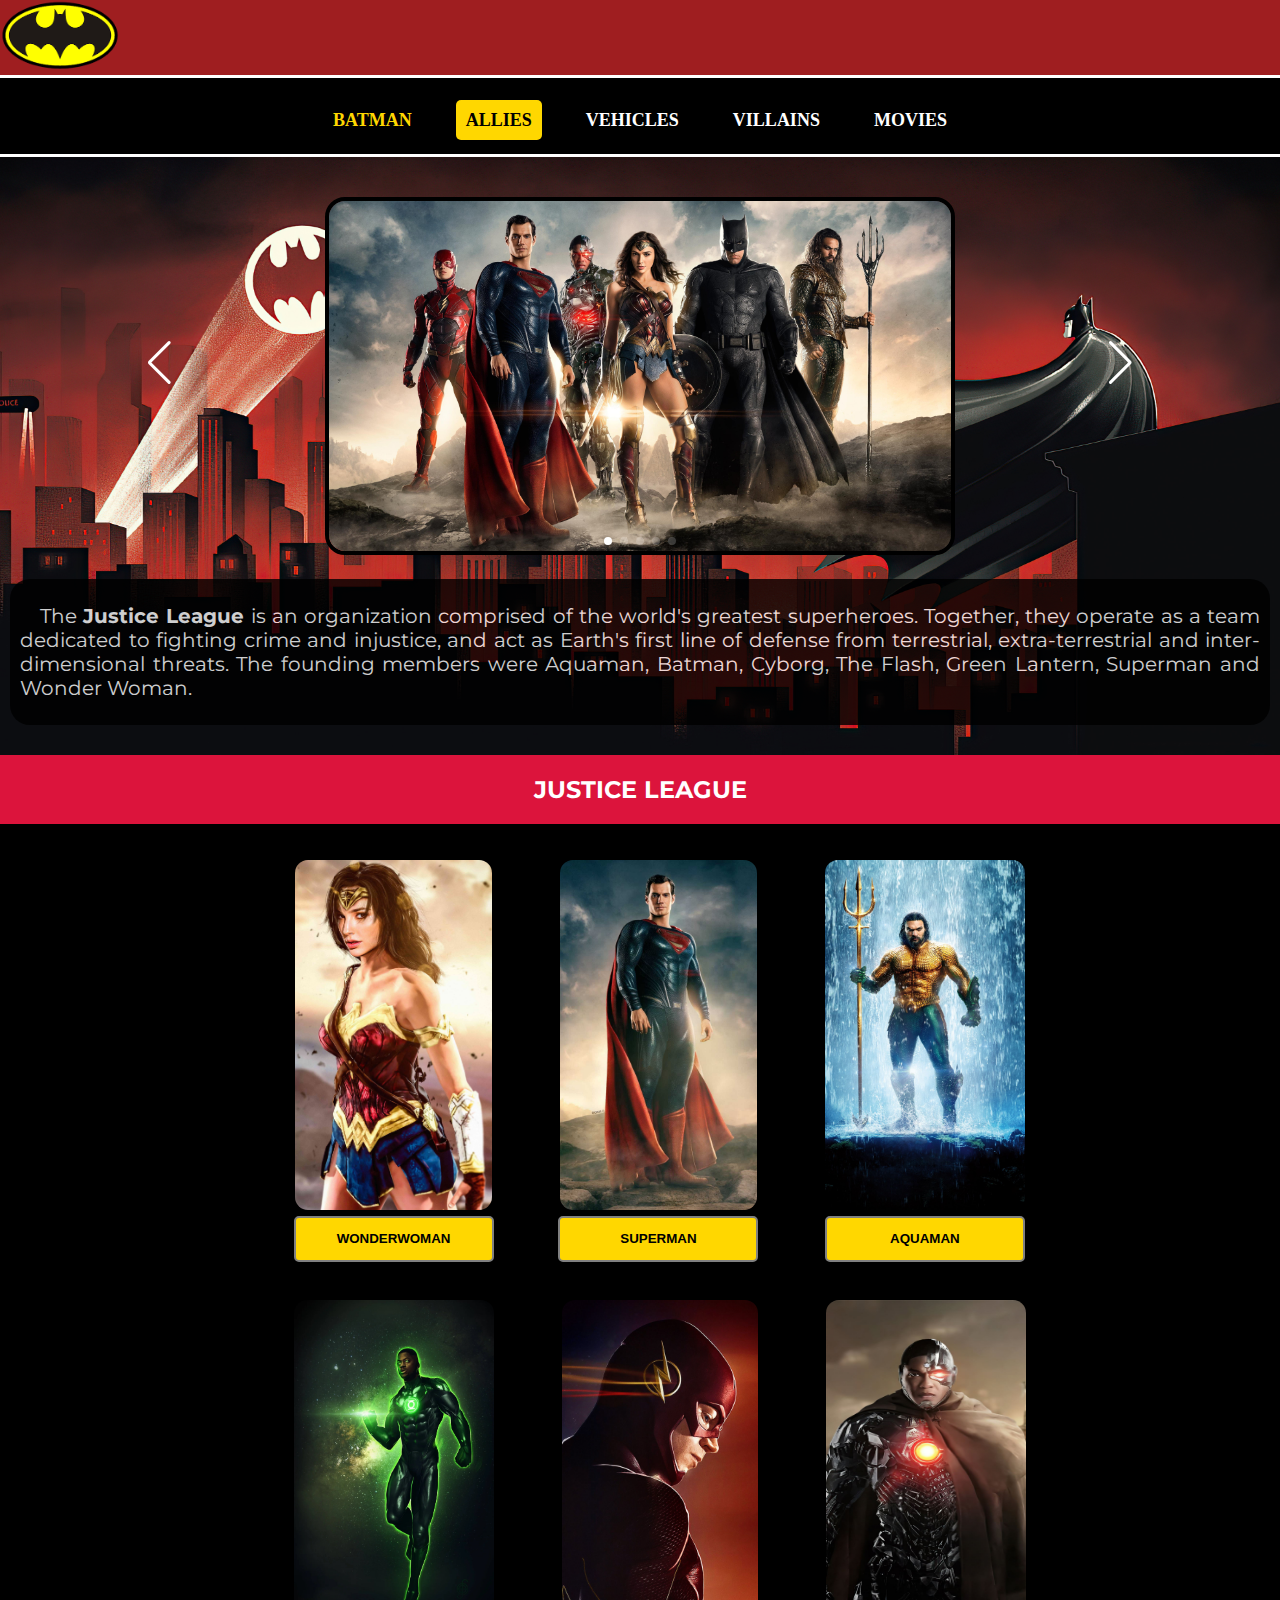
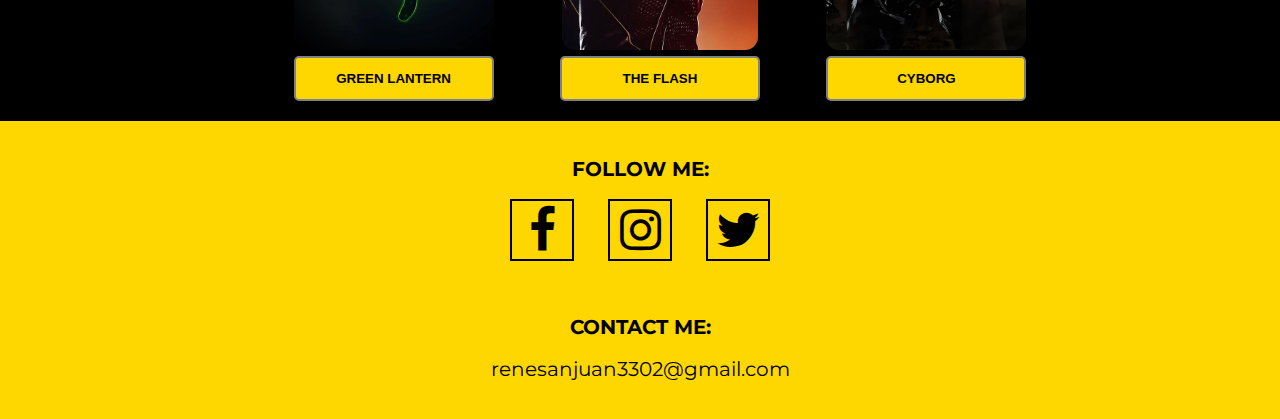
<file: allies.html>
<!DOCTYPE html>
<html lang="en">
<head>
    <meta charset="UTF-8">
    <meta http-equiv="X-UA-Compatible" content="IE=edge">
    <meta name="viewport" content="width=device-width, initial-scale=1.0">
    <title>BATMAN - ALLIES</title>
    <link rel = "icon" href = "batmanLogo.png" type = "image/x-icon">
    <link rel="stylesheet" type="text/css" href="css_files/allies.css"> 
    <link rel="stylesheet" href="https://cdnjs.cloudflare.com/ajax/libs/font-awesome/4.7.0/css/font-awesome.min.css">
     <!--for the swimper/ swiperjs-->
     <link rel="stylesheet" href="https://unpkg.com/swiper@8/swiper-bundle.min.css" />
  </head>
<body>
    <header>
        <div>
            <a href="index.html">
                <img src="batmanLogo.png" id="batmanLogo" title="BATMAN">
            </a>
          </div>
    </header>
    <nav>  
        <div class="navbar">
            <label for="hamburger">&#9776;</label>
            <label for="hamburger">BATMAN</label>
            <input type="checkbox" id="hamburger">
            <div class="menu">
                <a href="index.html" id="overview">BATMAN</a>
                <a href="allies.html" id="allies">ALLIES</a>
                <a href="vehicles.html" id="vehicles">VEHICLES</a>
                <a href="villain.html" id="villains">VILLAINS</a>
                <a href="https://www.imdb.com/list/ls059646235/" id="movies">MOVIES</a>
            </div>
        </div>
    </nav>
    <main>
      <section id="section1">
        <div class="photo_container">
          <!-- Slider main container -->
          <div class="swiper">
            <!-- Additional required wrapper -->
            <div class="swiper-wrapper">
            <!-- Slides -->

                <!--slide1-->
                <div class="swiper-slide">
                  <img src="images_allies/justicePhoto.jpg" id="justice_photo">
                </div>
                <!--slide2-->
                <div class="swiper-slide">
                  <img src="images_allies/justicePhoto1.jpg" id="justice_photo">
                </div>
                <!--slide3-->
                <div class="swiper-slide">
                  <img src="images_allies/justicePhoto2.jpg" id="justice_photo">
                </div>
                <!--slide4-->
                <div class="swiper-slide">
                  <img src="images_allies/justicePhoto3.jpg" id="justice_photo">
                </div>
                <!--slide5-->
                <div class="swiper-slide">
                  <img src="images_allies/justicePhoto4.jpg" id="justice_photo">
                </div>

            </div>
            <!-- If we need pagination/indicator at the bottom -->
            <div class="swiper-pagination"></div>
        
            <!-- If we need navigation buttons -->
            <div class="swiper-button-prev"></div>
            <div class="swiper-button-next"></div>
        </div>
      </div>
      <p id="p1">&emsp;The <strong>Justice League</strong> is an organization comprised of the world's greatest superheroes. 
          Together, they operate as a team dedicated to fighting crime and injustice, and act as Earth's first line of defense from terrestrial, 
          extra-terrestrial and inter-dimensional threats. The founding members were Aquaman, Batman, Cyborg, 
          The Flash, Green Lantern, Superman and Wonder Woman. 
      </p>
      </section>
      <div class="members_container">
          <h2 id="header1">JUSTICE LEAGUE</h2>
          <br>
          <div class="members">
              <ul>
                  <li>
                      <img src="images_allies/wonderwoman.jpg" class="photos" id="photo1"><br>
                      <button type="button" class="buttons" id="wonderwoman_button">WONDERWOMAN</button><br>
                  </li>
                  <li>
                      <img src="images_allies/superman.jpg" class="photos" id="photo2"><br>
                      <button type="button" class="buttons" id="superman_button">SUPERMAN</button><br>
                  </li>
                  <li>
                      <img src="images_allies/aquaman.jpg" class="photos" id="photo3"><br>
                      <button type="button" class="buttons" id="aquaman_button">AQUAMAN</button><br>
                  </li>
              </ul>
              <ul>
                  <li>
                      <img src="images_allies/lantern.jpg" class="photos" id="photo4"><br>
                      <button type="button" class="buttons" id="lantern_button">GREEN LANTERN</button><br>
                  </li>
                  <li>
                      <img src="images_allies/flash.jpg" class="photos" id="photo5"><br>
                      <button type="button" class="buttons" id="flash_button">THE FLASH</button><br>
                  </li>
                  <li>
                      <img src="images_allies/cyborg.jpg" class="photos" id="photo6"><br>
                      <button type="button" class="buttons" id="cyborg_button">CYBORG</button><br>
                  </li>
              </ul>
          </div>
      </div>

      <!--superman-->
      <div id="superman_modal" class="modal">
          <div class="modal-content">
            <div class="modal-header">
              <span class="close" id="close_superman">&times;</span>
              <h2>SUPERMAN</h2>
            </div>
            <div class="modal-body">
              <p>"THE LAST SON OF KRYPTON"</p>
                  <p class="members_description" id="superman_desription">
                  Superman is the sole survivor of the planet Krypton. His father, Jor-El, discovered that a nuclear chain reaction was
                  building inside Krypton that would soon shatter the entire world. Jor-El therefore had his unborn son Kal-El removed from the 
                  Kryptonian Gestation Chambers and affixed the life matrix containing Kal-El to an experimental vessel for travel through 
                  hyperspace. Jor-El launched the starcraft toward Earth just before Krypton exploded.</p>
                  
                  <p class="members_description" id="superman_desription">Superman was, in effect, born on Earth when the starcraft landed there. Jonathan and Martha Kent found the infant inside the 
                  vessel and brought him to their farm in Smallville, Kansas. Since he appeared entirely human, the Kents assumed that the baby 
                  was a victim of a cruel experiment. At this time the baby had no super powers. The Kents named the infant Clark and raised him 
                  as their own son.</p>

                  <p class="members_description" id="superman_desription">As clark grew older his Kryptonian body began developing superhuman abilities. When Clark was eighteen, took him to the field 
                  where his starcraft still lay hidden and explained how he and Martha had found him. Clark resolved to use his powers from then 
                  on only for the good of mankind. After revealing his secret to his childhood friend, Lana Lang, Clark left Smallville to study 
                  at Metropolis University.</p>
              </p>
            </div>
            <div class="modal-footer">
              <h3>THE LAST SON OF KRYPTON</h3>
            </div>
          </div>
        </div>

        <!--wonderwoman-->
        <div id="wonderwoman_modal" class="modal">
          <div class="modal-content">
            <div class="modal-header">
              <span class="close" id="close_wonderwoman">&times;</span>
              <h2>WONDER-WOMAN</h2>
            </div>
            <div class="modal-body">
              <p>"PRINCESS DIANA OF THEMYSCIRA"</p>
                  <p class="members_description" id="wonderwoman_description">
                  One of the most beloved and iconic DC Super Heroes of all time, Wonder Woman has stood for nearly eighty years as 
                  a symbol of truth, justice and equality to people everywhere. Raised on the hidden island of Themyscira, also known as
                  Paradise Island, Diana is an Amazon, like the figures of Greek legend, and her people's gift to humanity.</p>
                  
                  <p class="members_description" id="wonderwoman_description">As Themyscira's emissary to Man's World, Diana has made it her 
                      duty to lead by example, even if the differences between her birthplace and new home sometimes present hurdles for her to 
                      jump. She has come to represent the possibility and potential of life without war, hate or violence, and she is a beacon of 
                      hope to all who find themselves in need. She stands as an equal among the most powerful Super Heroes, with a sense of purpose 
                      to protect the world from injustice in all forms.
                      Diana's job, however, is anything but easy. Constantly torn between her mission to promote peace and her need to fight back 
                      against the pervasive violence of her new home, Diana struggles to walk a line between her warrior strength and endless compa
                      ssion each and every day.</p>
            </div>
            <div class="modal-footer">
              <h3>PRINCESS DIANA OF THEMYSCIRA</h3>
            </div>
          </div>
        </div>

        <!--aquaman-->
        <div id="aquaman_modal" class="modal">
          <div class="modal-content">
            <div class="modal-header">
              <span class="close" id="close_aquaman">&times;</span>
              <h2>AQUAMAN</h2>
            </div>
            <div class="modal-body">
              <p>"KING OF THE SEVEN SEAS"</p>
                  <p class="members_description" id="aquaman_description">
                      Monarch of the undersea realm of Atlantis and King of the Seven Seas, Aquaman is one of the most powerful DC 
                      Super Heroes—commanding a kingdom that covers three-quarters of the Earth’s surface, including all the creatures contained 
                      within. Arthur Curry came from humble beginnings, as most of his life was spent exiled from his home, unaware of his noble 
                      origins. When he finally took the throne as an adult, he became the most legendary king in Atlantean history.</p>
                  
                  <p class="members_description" id="aquaman_description">A founding member of the Justice League of America, Aquaman has fought 
                      alongside Superman, Batman and Wonder Woman and held his own against the biggest threats the universe has ever seen. Despite 
                      being misunderstood by many as someone who merely “talks to fish,” Aquaman’s super-strength and fighting prowess alone make
                      him a force to be reckoned with. His telepathic abilities make him one of the most powerful minds on the planet. 
                      If one chooses to underestimate the sea king, they do so at their own peril.</p>
            </div>
            <div class="modal-footer">
              <h3>KING OF THE SEVEN SEAS</h3>
            </div>
          </div>
        </div>

        <!--GreenLantern-->
        <div id="lantern_modal" class="modal">
          <div class="modal-content">
            <div class="modal-header">
              <span class="close" id="close_lantern">&times;</span>
              <h2>GREEN LANTERN</h2>
            </div>
            <div class="modal-body">
              <p>"GREEN LANTERN"</p>
                  <p class="members_description" id="lantern_description">
                      Test pilot Hal Jordan went from being a novelty, the first-ever human Green Lantern, to one of the most legendary Lanterns to
                      ever wield a power ring.
                      Hal Jordan’s life was changed twice by crashing aircraft. The first time was when he witnessed the death of his 
                      father, pilot Martin Jordan. The second was when, as an adult and trained pilot himself, he was summoned to the crashed
                      wreckage of a spaceship belonging to an alien named Abin Sur. Abin explained that he was a member of the Green Lantern Corps,
                        an organization of beings from across the cosmos, armed with power rings fueled by the green energy of all willpower in the
                        universe. Upon his death, Abin entrusted his ring and duties as the Green Lantern of Earth’s space sector to Hal Jordan.</p>
                  
                  <p class="members_description" id="lantern_description">Hal’s life as a Green Lantern has not been easy. He’s had to fight not 
                      only enemies, but often friends, colleagues and loved ones. But despite the strain his Green Lantern identity has put on his
                      life, Hal is an honest man who can operate without fear, and is always willing to protect those in need—whether alone, with 
                      the Corps or alongside the Justice League and Earth’s other Super Heroes. For Hal has sworn the oath of every
                        Green Lantern—that no evil will escape his sight.</p>
            </div>
            <div class="modal-footer">
              <h3>GREEN LANTERN</h3>
            </div>
          </div>
        </div>

        <!--The Flash-->
        <div id="flash_modal" class="modal">
          <div class="modal-content">
            <div class="modal-header">
              <span class="close" id="close_flash">&times;</span>
              <h2>THE FLASH</h2>
            </div>
            <div class="modal-body">
              <p>"THE FASTEST MAN ALIVE"</p>
                  <p class="members_description" id="flash_description">
                      The mysterious power known as the Speed Force is an energy field that has, over the centuries, granted incredible powers of 
                      velocity to certain heroes. The most famous of these is the Flash, also known as the Fastest Man Alive. Ever since the days 
                      of World War II, there has been a man clad in red who can run at impossible speeds, using his power to save lives and defend 
                      those who cannot defend themselves. All between the ticks of a second.</p>
                  
                  <p class="members_description" id="flash_description">In the 1940s, college student Jay Garrick acquired his super-speed 
                      abilities in a random lab accident and became the first DC Super Hero to go by the name the Flash. Years later, Jay was 
                      succeeded by police scientist Barry Allen, until Barry’s former kid partner Wally West took up the mantle at a time when 
                      Barry was considered dead. But, when Barry returned, he became the Flash once again. All three generations of speedsters 
                      have been cornerstone members of both the Justice Society and Justice League.</p>

                  <p class="members_description" id="flash_description">The Flash has mastery over not just speed, but time itself, and he has 
                      often used his powers to travel though different eras and even into other dimensions. Although the Flash has not always been 
                      fast enough to outrun personal tragedy when it has come for him, he always does his best to prevent the same from happening to
                      the people of Central City and Keystone City. In so doing, he's earned himself a spot among the greatest Super Heroes the
                        DC Universe has ever known.</p>
            </div>
            <div class="modal-footer">
              <h3>THE FASTEST MAN ALIVE</h3>
            </div>
          </div>
        </div>

        <!--Cyborg-->
        <div id="cyborg_modal" class="modal">
          <div class="modal-content">
            <div class="modal-header">
              <span class="close" id="close_cyborg">&times;</span>
              <h2>CYBORG</h2>
            </div>
            <div class="modal-body">
              <p>"HALF HUMAN, HALF MACHINE"</p>
                  <p class="members_description" id="cyborg_description">
                      Part man, part machine, Vic Stone is a former member of the Teen Titans and a current member of the Justice League who 
                      wrestles to preserve his humanity with every new upgrade.
                      Although he always exhibited a genius level intellect, young Victor Stone didn’t want a life dedicated to science and 
                      research like his parents. Instead, Vic dreamed of being a football player, and devoted all of his time to becoming a 
                      star athlete while he was still in high school. But a tragic twist of fate that should have left him dead instead found 
                      him becoming part man and part machine—a Cyborg.</p>
                  
                  <p class="members_description" id="cyborg_description">Saved by his scientist father after an accident left very 
                      little of Victor’s body intact, Dr. Silas Stone used all of his advanced scientific knowledge to save his only child’s
                      life, and to rebuild him into a superior being, one that was arguably now more machine than man. As a cyborg, Vic was
                        now far stronger than the average person,  could interface with computers, and emit various types of energy that made 
                        him a formidable fighter. Although he ultimately chose the path of the superhero, Victor never fully acclimated to being 
                        only partially human. He always carried a sadness within him as he mourns for the normal life he never had.</p>

                  <p class="members_description" id="cyborg_description">One of the planet’s greatest heroes, Cyborg nevertheless puts 
                      all of his internal struggles aside when the time comes to save innocent lives and protect the Earth. Because of 
                      his ability to interface with computer systems, perhaps there is no hero more fitting for this modern, digital age.</p>
            </div>
            <div class="modal-footer">
              <h3>HALF HUMAN, HALF MACHINE</h3>
            </div>
          </div>
        </div>
      </main>
    <footer>
        <div class="icons">
            <p class="footerText"><b>FOLLOW ME:</b></p><br>
            <a href="https://www.facebook.com/rj.sanjuan.8">
                <i class="fa fa-facebook fa-3x" id="facebook"></i>
            </a>
                
            <a href="https://www.instagram.com/rj.sanjuan.8/">
                <i class="fa fa-instagram fa-3x" id="instagram"></i>
            </a>

            <a href="https://www.twitter.com">
                <i class="fa fa-twitter fa-3x" id="twitter"></i>
            </a>
            <br><br><br><br>
            <p class="footerText"><b>CONTACT ME:</b></p>
            <a href="mailto:renesanjuan3302@gmail.com">
                <p id="email">renesanjuan3302@gmail.com</p>
            </a>
        </div>
    </footer>

    <script src="javascript_files/allies.js">
    </script>

    <!--for photo slider-->
    <script src="https://unpkg.com/swiper@8/swiper-bundle.min.js"></script>
    <script>
        const swiper = new Swiper('.swiper', {
            // Optional parameters
            loop: true,
            //for autoplay/autoslide
            autoplay:{
                delay: 3500,
                disableOnInteraction: false,
            },
            // If we need pagination
            pagination: {
                el: '.swiper-pagination',
                //to make indicators clickable
                clickable: true,

            },

            // Navigation arrows
            navigation: {
                nextEl: '.swiper-button-next',
                prevEl: '.swiper-button-prev',
            },
        });
    </script>
</body>
</html>
</file>
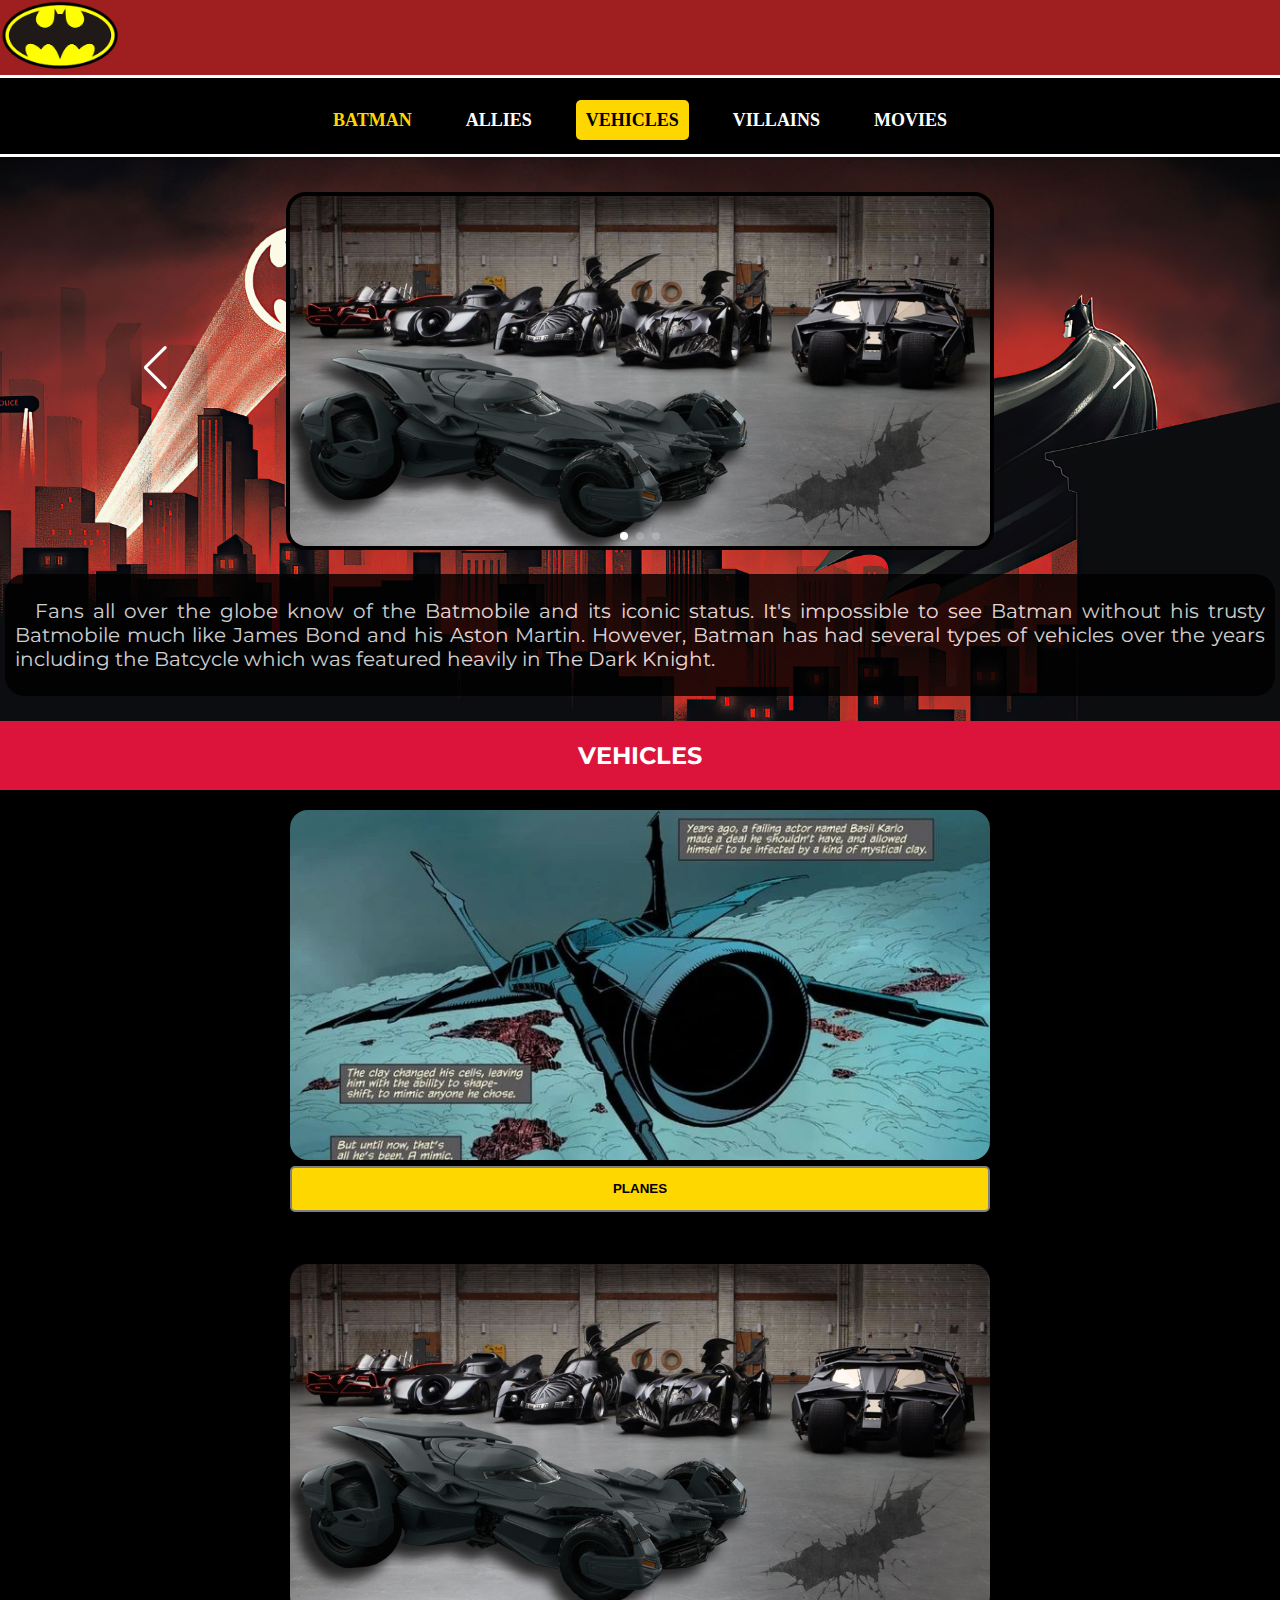
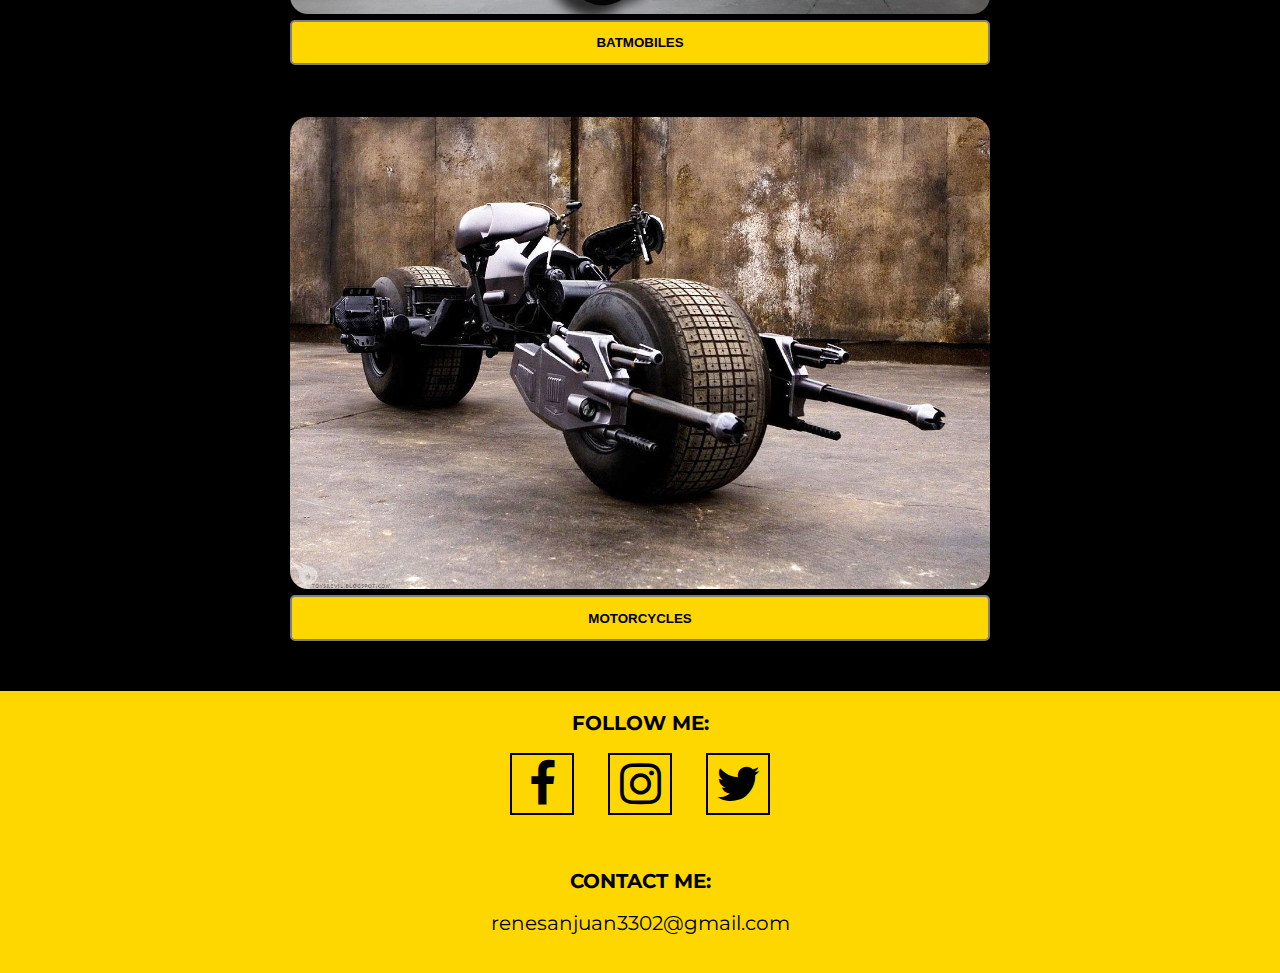
<file: vehicles.html>
<!DOCTYPE html>
<html lang="en">
<head>
    <meta charset="UTF-8">
    <meta http-equiv="X-UA-Compatible" content="IE=edge">
    <meta name="viewport" content="width=device-width, initial-scale=1.0">
    <title>BATMAN - VEHICLES</title>
    <link rel = "icon" href = "batmanLogo.png" type = "image/x-icon">
    <link rel="stylesheet" type="text/css" href="css_files/vehicles.css"> 
    <link rel="stylesheet" href="https://cdnjs.cloudflare.com/ajax/libs/font-awesome/4.7.0/css/font-awesome.min.css">
    <!--for the swimper/ swiperjs-->
    <link rel="stylesheet" href="https://unpkg.com/swiper@8/swiper-bundle.min.css" />
</head>
<body>
    <header>
        <div>
            <a href="index.html">
                <img src="batmanLogo.png" id="batmanLogo" title="BATMAN">
            </a>
    </header>
    <nav>  
        <div class="navbar">
            <label for="hamburger">&#9776;</label>
            <label for="hamburger">BATMAN</label>
            <input type="checkbox" id="hamburger">
            <div class="menu">
                <a href="index.html" id="overview">BATMAN</a>
                <a href="allies.html" id="allies">ALLIES</a>
                <a href="vehicles.html" id="vehicles">VEHICLES</a>
                <a href="villain.html" id="villains">VILLAINS</a>
                <a href="https://www.imdb.com/list/ls059646235/" id="movies">MOVIES</a>
            </div>
        </div>
    </nav>
    <main>
      <section id="section1">
        <div class="photo_container">
          <!-- Slider main container -->
          <div class="swiper">
            <!-- Additional required wrapper -->
            <div class="swiper-wrapper">
            <!-- Slides -->

                <!--slide1-->
                <div class="swiper-slide">
                  <img src="images_vehicles/vehicles.jpg" id="vehicles_photo">
                </div>
                <!--slide2-->
                <div class="swiper-slide">
                  <img src="images_vehicles/vehicles1.jpg" id="vehicles_photo">
                </div>
                <!--slide3-->
                <div class="swiper-slide">
                  <img src="images_vehicles/vehicles2.jpg" id="vehicles_photo">
                </div>
            </div>
            <!-- If we need pagination/indicator at the bottom -->
            <div class="swiper-pagination"></div>
        
            <!-- If we need navigation buttons -->
            <div class="swiper-button-prev"></div>
            <div class="swiper-button-next"></div>
        </div>
      </div>
      <p id="p1">&emsp;Fans all over the globe know of the Batmobile and its iconic status. 
          It's impossible to see Batman without his trusty Batmobile much like James Bond and his Aston Martin. However,
          Batman has had several types of vehicles over the years including the Batcycle which was featured heavily in The Dark Knight.
      </p>
      </section>
      <div class="vehicles_container">
          <h2 id="header1">VEHICLES</h2>
          <br>
          <img src="images_vehicles/batplane.jpg" class="photos" id="planes"><br>
          <button type="button" class="buttons" id="planes_button">PLANES</button><br>
          <img src="images_vehicles/vehicles.jpg" class="photos" id="batmobiles"><br>
          <button type="button" class="buttons" id="batmobile_button">BATMOBILES</button><BR>
          <img src="images_vehicles/batcycle3.jpg" class="photos" id="cycles"><br>
          <button type="button" class="buttons" id="cycle_button">MOTORCYCLES</button>
      </div>

      <!--planes-->
      <div id="planes_modal" class="modal">
          <div class="modal-content">
            <div class="modal-header">
              <span class="close" id="close_planes">&times;</span>
              <h2>BATWINGS</h2>
            </div>
            <div class="modal-body">
              <img src="images_vehicles/plane1.jpg" class="planes" id="plane1"><br>
              <img src="images_vehicles/plane2.jpg" class="planes" id="plane2"><br>
              <img src="images_vehicles/plane3.jpg" class="planes" id="plane3"><br>
              <img src="images_vehicles/plane4.jpg" class="planes" id="plane4"><br>
              <img src="images_vehicles/plane5.jpg" class="planes" id="plane5"><br>
              <img src="images_vehicles/plane6.jpg" class="planes" id="plane6"><br>
            </div>
            <div class="modal-footer">
              <h3>BATWINGS</h3>
            </div>
          </div>
        </div>

        <!--batmobiles-->
        <div id="batmobiles_modal" class="modal">
          <div class="modal-content">
            <div class="modal-header">
              <span class="close" id="close_batmobiles">&times;</span>
              <h2>BATMOBILES</h2>
            </div>
            <div class="modal-body">
              <img src="images_vehicles/batmobile1.jpg" class="batmobiles" id="batmobile1"><br>
              <img src="images_vehicles/batmobile2.jpg" class="batmobiles" id="batmobile2"><br>
              <img src="images_vehicles/batmobile3.jpg" class="batmobiles" id="batmobile3"><br>
              <img src="images_vehicles/batmobile4.jpg" class="batmobiles" id="batmobile4"><br>
            </div>
            <div class="modal-footer">
              <h3>BATMOBILES</h3>
            </div>
          </div>
        </div>

        <!--batcycles-->
        <div id="cycles_modal" class="modal">
          <div class="modal-content">
            <div class="modal-header">
              <span class="close" id="close_cycles">&times;</span>
              <h2>BATMOBILES</h2>
            </div>
            <div class="modal-body">
              <img src="images_vehicles/batcycle3.jpg" class="cycles" id="cycle1"><br>
              <img src="images_vehicles/batcycle4.jpg" class="cycles" id="cycle2"><br>
              <img src="images_vehicles/batcycle2.jpg" class="cycles" id="cycle3"><br>
              <img src="images_vehicles/batcycle1.jpg" class="cycles" id="cycle4"><br>
            </div>
            <div class="modal-footer">
              <h3>BATMOBILES</h3>
            </div>
          </div>
        </div>
      </main>

    <footer>
        <div class="icons">
            <p class="footerText"><b>FOLLOW ME:</b></p><br>
            <a href="https://www.facebook.com/rj.sanjuan.8">
                <i class="fa fa-facebook fa-3x" id="facebook"></i>
            </a>
                
            <a href="https://www.instagram.com/rj.sanjuan.8/">
                <i class="fa fa-instagram fa-3x" id="instagram"></i>
            </a>

            <a href="https://www.twitter.com">
                <i class="fa fa-twitter fa-3x" id="twitter"></i>
            </a>
            <br><br><br><br>
            <p class="footerText"><b>CONTACT ME:</b></p>
            <a href="mailto:renesanjuan3302@gmail.com">
                <p id="email">renesanjuan3302@gmail.com</p>
            </a>
        </div>
    </footer>

    <script src="javascript_files/vehicles.js">
    </script>
    <!--for photo slider-->
    <script src="https://unpkg.com/swiper@8/swiper-bundle.min.js"></script>
    <script>
        const swiper = new Swiper('.swiper', {
            // Optional parameters
            loop: true,
            //for autoplay/autoslide
            autoplay:{
                delay: 3500,
                disableOnInteraction: false,
            },
            // If we need pagination
            pagination: {
                el: '.swiper-pagination',
                //to make indicators clickable
                clickable: true,

            },

            // Navigation arrows
            navigation: {
                nextEl: '.swiper-button-next',
                prevEl: '.swiper-button-prev',
            },
        });
    </script>
    
</body>
</html>
</file>
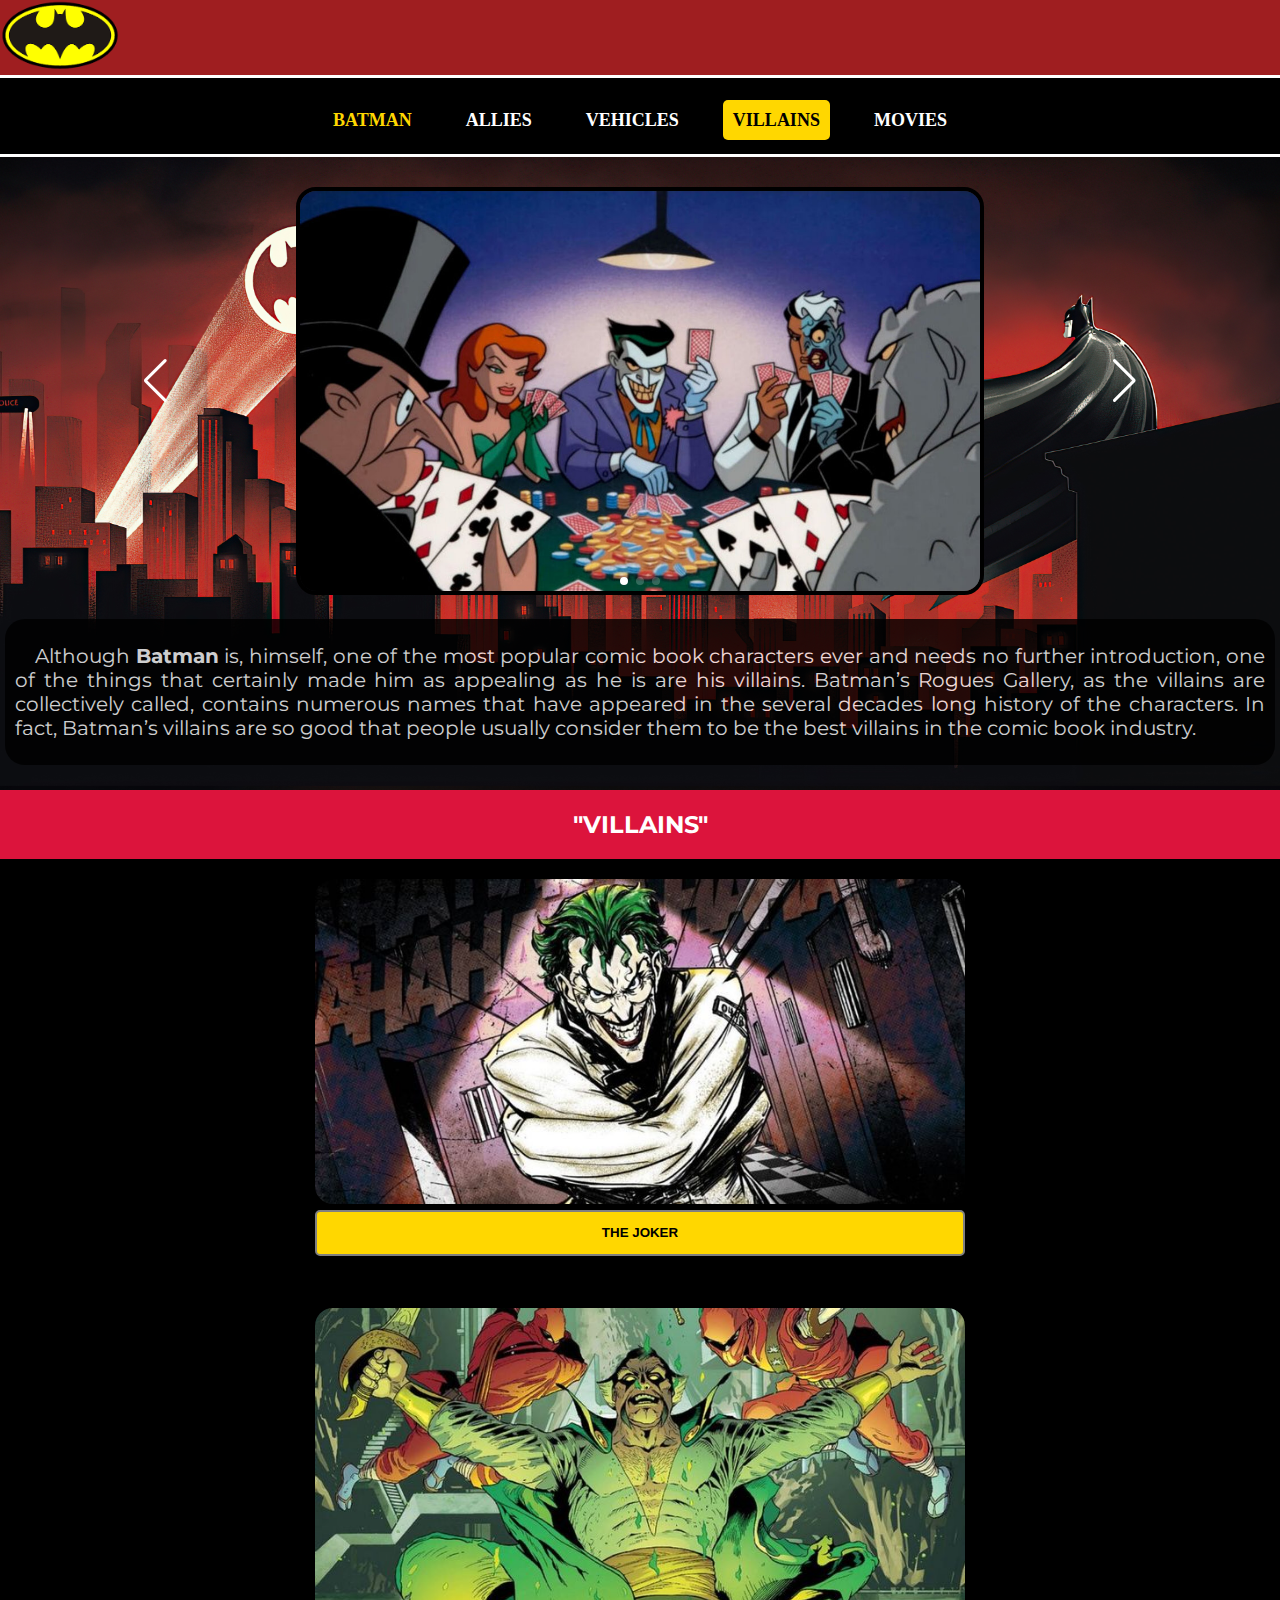
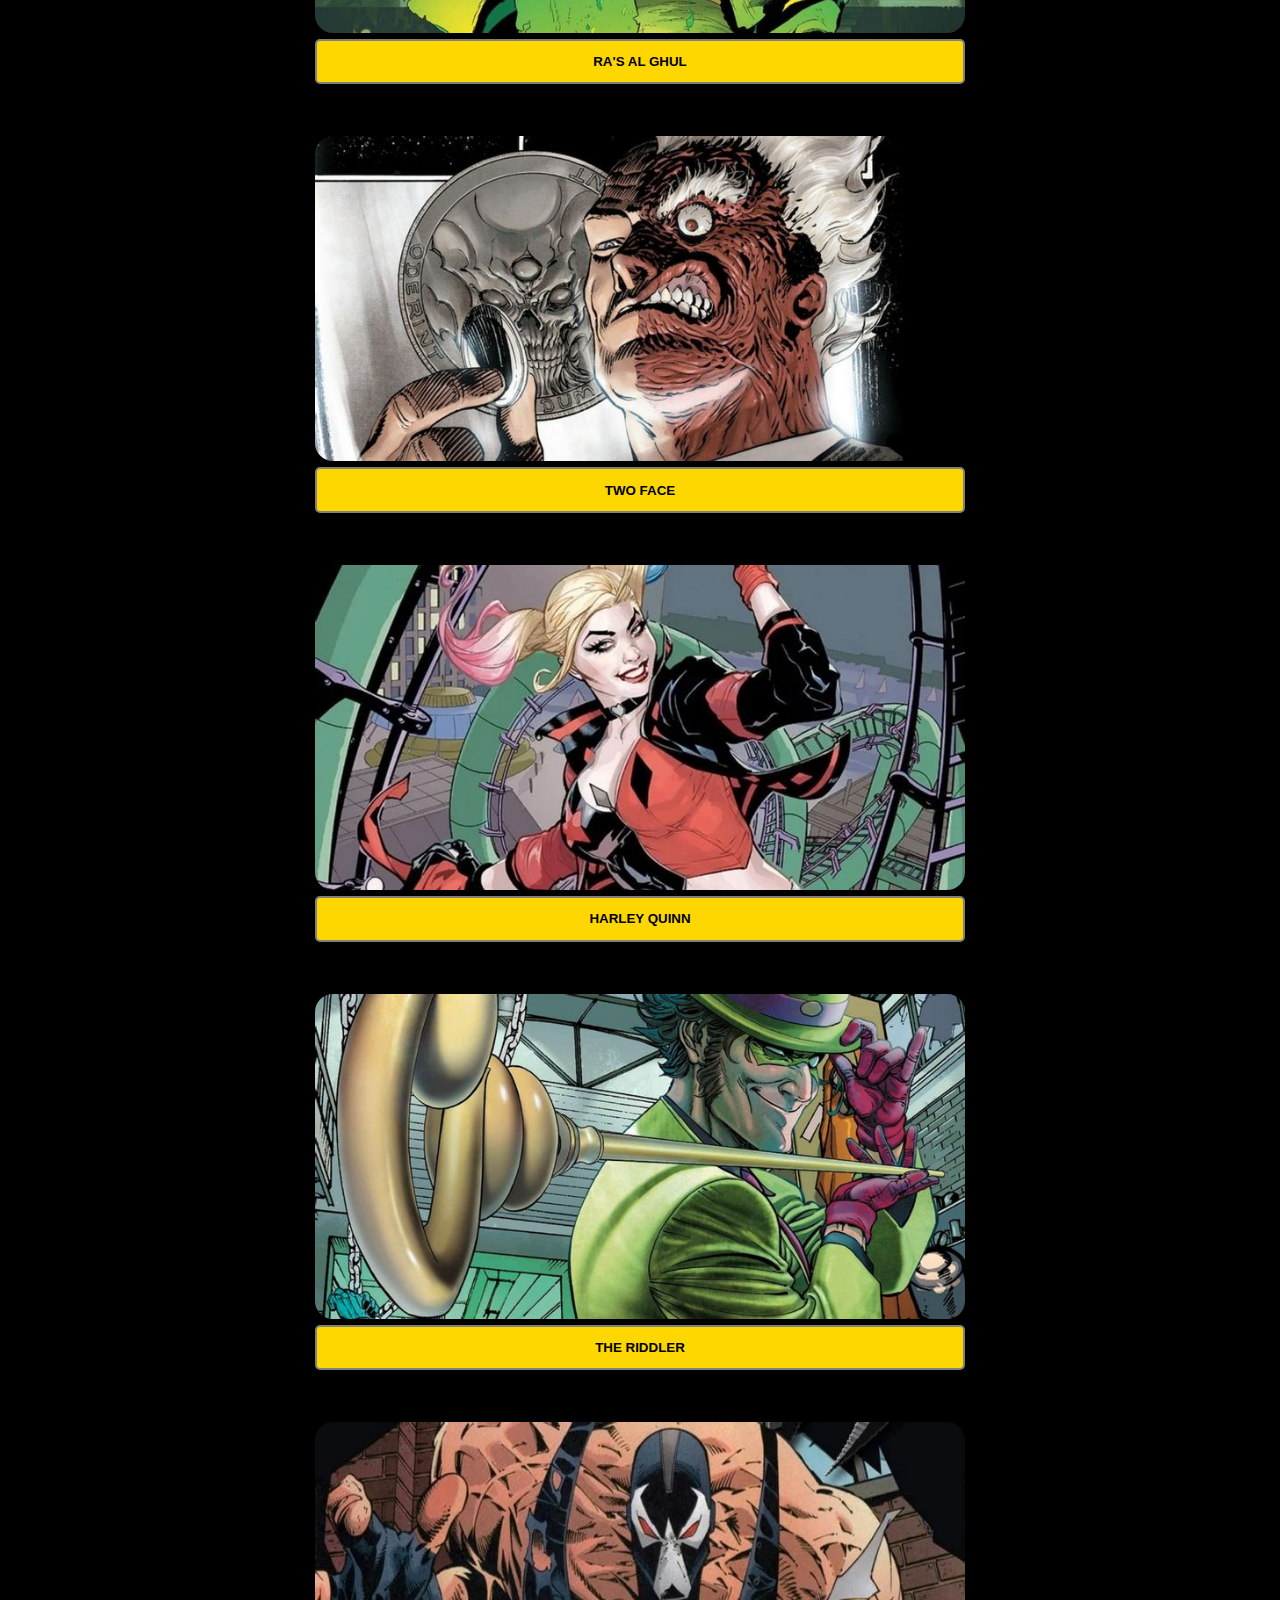
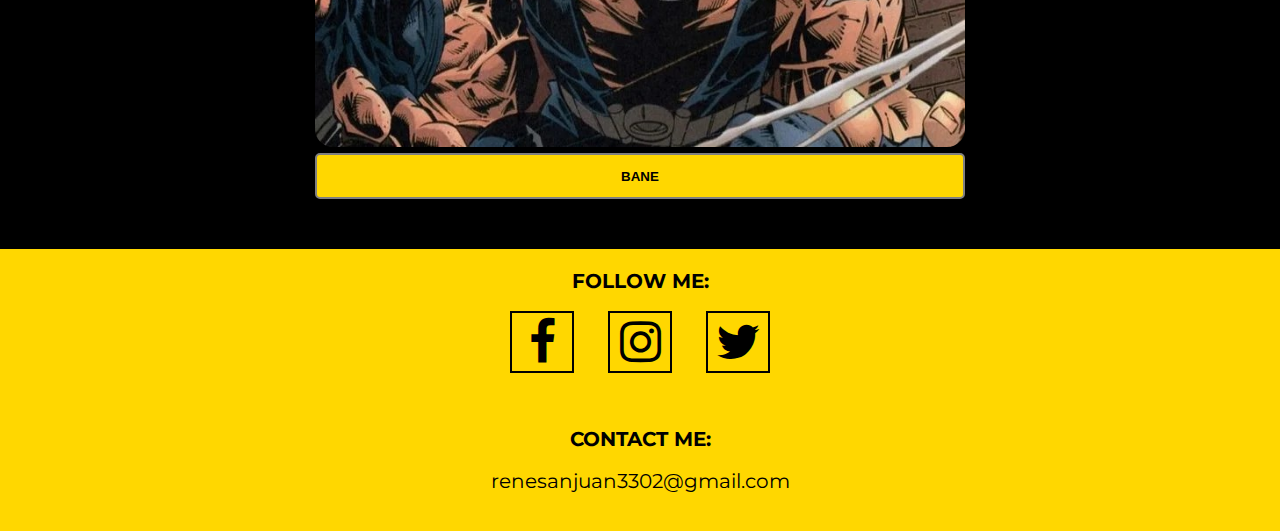
<file: villain.html>
<!DOCTYPE html>
<html lang="en">
<head>
    <meta charset="UTF-8">
    <meta http-equiv="X-UA-Compatible" content="IE=edge">
    <meta name="viewport" content="width=device-width, initial-scale=1.0">
    <title>BATMAN - VILLAINS</title>
    <link rel = "icon" href = "batmanLogo.png" type = "image/x-icon">
    <link rel="stylesheet" type="text/css" href="css_files/villain.css"> 
    <link rel="stylesheet" href="https://cdnjs.cloudflare.com/ajax/libs/font-awesome/4.7.0/css/font-awesome.min.css">
    <!--for the swimper/ swiperjs-->
    <link rel="stylesheet" href="https://unpkg.com/swiper@8/swiper-bundle.min.css" />
</head>
<body>
    <header>
        <div>
            <a href="index.html">
                <img src="batmanLogo.png" id="batmanLogo" title="BATMAN">
            </a>
    </header>
    <nav>  
        <div class="navbar">
            <label for="hamburger">&#9776;</label>
            <label for="hamburger">BATMAN</label>
            <input type="checkbox" id="hamburger">
            <div class="menu">
                <a href="index.html" id="overview">BATMAN</a>
                <a href="allies.html" id="allies">ALLIES</a>
                <a href="vehicles.html" id="vehicles">VEHICLES</a>
                <a href="villain.html" id="villains">VILLAINS</a>
                <a href="https://www.imdb.com/list/ls059646235/" id="movies">MOVIES</a>
            </div>
        </div>
    </nav>
    <main>
      <section id="section1">
        <div class="photo_container">
          <div class="swiper">
            <!-- Additional required wrapper -->
            <div class="swiper-wrapper">
            <!-- Slides -->
                <!--slide1-->
                <div class="swiper-slide">
                  <img src="images_villains/villains.jpg" id="villain_photo">
                </div>
                <!--slide2-->
                <div class="swiper-slide">
                  <img src="images_villains/villains1.jpg" id="villain_photo">
                </div>
                <!--slide3-->
                <div class="swiper-slide">
                  <img src="images_villains/villains2.jpg" id="villain_photo">
                </div>
            </div>
            <!-- If we need pagination/indicator at the bottom -->
            <div class="swiper-pagination"></div>
        
            <!-- If we need navigation buttons -->
            <div class="swiper-button-prev"></div>
            <div class="swiper-button-next"></div>
          </div>
        </div>
        <p id="p1">&emsp;Although <strong>Batman</strong> is, himself, one of the most popular comic book characters ever and needs no further introduction, 
            one of the things that certainly made him as appealing as he is are his villains. Batman’s Rogues Gallery, as the villains are 
            collectively called, contains numerous names that have appeared in the several decades long history of the characters. In fact,
            Batman’s villains are so good that people usually consider them to be the best villains in the comic book industry.
        </p>
      </section>
      <div class="villains_container">
          <h2 id="header1">"VILLAINS"</h2>
          <br>
          <img src="images_villains/villain1.jpg" class="photos" id="villain1"><br>
          <button type="button" class="buttons" id="villain1_button">THE JOKER</button><br>
          <img src="images_villains/villain2.jpg" class="photos" id="villain2"><br>
          <button type="button" class="buttons" id="villain2_button">RA'S AL GHUL</button><BR>
          <img src="images_villains/villain3.jpg" class="photos" id="villain3"><br>
          <button type="button" class="buttons" id="villain3_button">TWO FACE</button><br>
          <img src="images_villains/villain4.jpg" class="photos" id="villain4"><br>
          <button type="button" class="buttons" id="villain4_button">HARLEY QUINN</button><br>
          <img src="images_villains/villain5.jpg" class="photos" id="villain5"><br>
          <button type="button" class="buttons" id="villain5_button">THE RIDDLER</button><BR>
          <img src="images_villains/villain6.jpg" class="photos" id="villain6"><br>
          <button type="button" class="buttons" id="villain6_button">BANE</button><br>
      </div>

      <!--joker-->
      <div id="villain1_modal" class="modal">
        <div class="modal-content">
          <div class="modal-header">
            <span class="close" id="close_villain1">&times;</span>
            <h2>THE JOKER</h2>
          </div>
          <div class="modal-body">
            <p>"THE CLOWN PRINCE OF CRIME"</p>
                <p class="members_description">
                    No name strikes terror into the hearts of Gotham’s citizens quite like the Joker. In a city overrun with larger-than-life 
                    criminals, the always-laughing villain stands alone. A complete psychopath with no moral compass whatsoever, the Joker, 
                    whose real name and identity remain completely unknown, is characterized by his chalk-white skin, green hair and a 
                    permanent rictus grin stretched across his face. But there isn’t a single thing funny about this particular clown,
                    who only finds humor in the suffering of others.</p>
                
                <p class="members_description">The Joker first appeared in Gotham City around the same time that the Batman arrived on the 
                    scene, and since their very first confrontation, the Clown Prince of Crime has been the Dark Knight’s most formidable 
                    nemesis. While Batman represents justice and order, the Joker is his complete opposite, seeing himself as an agent of 
                    chaos, the living embodiment of the cruel randomness of fate. The Joker’s psychosis causes his personality to shift between 
                    goofy prankster and mass murderer on a dime, making it impossible to predict his next move. It’s this unpredictability that
                    really makes him such a dangerous opponent.</p>
          </div>
          <div class="modal-footer">
            <h3>THE CLOWN PRINCE OF CRIME</h3>
          </div>
        </div>
      </div>

        <!--ra's al ghul-->
        <div id="villain2_modal" class="modal">
          <div class="modal-content">
            <div class="modal-header">
              <span class="close" id="close_villain2">&times;</span>
              <h2>RA'S AL GHUL</h2>
            </div>
            <div class="modal-body">
              <p>"THE DEMON'S HEAD"</p>
                  <p class="members_description">
                    Ra's al Ghul, sometimes written Rā's al Ghūl, is a supervillain and enemy of Batman. A former healer who's name 
                    translates to "head of the demon", he is a criminal mastermind and leader of the League of Assassins. In most stories, 
                    Ra's' goal is to save the Earth from possible ecological devastation, often by destroying most of the planet's population
                    or bringing the world under his control. Though brilliant master of strategy with knowledge in various fields, 
                    Ra's al Ghul's greatest asset are his Lazarus Pits, which have allowed him to live centuries and even restore himself 
                    from death.</p>
            </div>
            <div class="modal-footer">
              <h3>THE DEMON'S HEAD</h3>
            </div>
          </div>
        </div>

        <!--Dent-->
        <div id="villain3_modal" class="modal">
          <div class="modal-content">
            <div class="modal-header">
              <span class="close" id="close_villain3">&times;</span>
              <h2>TWO FACE</h2>
            </div>
            <div class="modal-body">
              <p>"HARVEY DENT"</p>
                  <p class="members_description">
                    Harvey Dent was Gotham City's amiable and courteous district attorney and one of Batman's strongest allies 
                    (until Sal "Boss" Maroni threw acid in his face, hideously scarring him). It also fractured his mental state,
                    causing him to become Two-Face, a criminal mastermind obsessed with duality and the number two and is one of Batman's 
                    greatest enemies. His former good luck charm, a "two-headed" silver dollar with one side defaced, has been seen as a
                    reflection of Dent's half-scarred visage. He flips it to decide the fates of his victims. Despite Batman's efforts to 
                    reform his former ally, Dent is consumed by his fixation on chance. His crimes are designed to prove his diametric
                    philosophy.</p>
            </div>
            <div class="modal-footer">
              <h3>HARVEY DENT</h3>
            </div>
          </div>
        </div>

        <!--quinn-->
        <div id="villain4_modal" class="modal">
          <div class="modal-content">
            <div class="modal-header">
              <span class="close" id="close_villain4">&times;</span>
              <h2>HARLEY QUINN</h2>
            </div>
            <div class="modal-body">
              <p>"DR. HARLEEN QUINZEL"</p>
                  <p class="members_description">
                    Sometimes love can make people do crazy things. Other times? It drives them completely insane. Such is the case with 
                    Harley Quinn, formerly Dr. Harleen Quinzel. A promising psychologist and intern at Arkham Asylum in Gotham City, Harleen 
                    was given the chance to get up close and personal with the Joker, an experience that wound up ending…badly. Harleen became 
                    obsessed with her subject, and after falling madly in love with the Clown Prince of Crime, she helped him escape the asylum.
                    Her love for the Joker inspired Harleen to adopt a new identity, that of Harley Quinn, the Joker’s sidekick-slash-love 
                    interest—whether he wanted one or not. (Most of the time? He did not.)</p>
                  
                  <p class="members_description">n time, Harley came to realize the Joker was holding her back and she 
                    struck out on her own. She became an entrepreneur and a member of several slightly less-than-reputable 
                    super teams (including the Suicide Squad), Gotham City’s all-girl gang the Gotham City Sirens, and a traveling 
                    sideshow. Along the way Harley has become one of the most popular super-villains in the DC Universe, 
                    thanks in part to her versatility, charisma and cheery-but-deranged outlook on life. After all, as Harley would say, if you're going to go a little crazy, you may as well sit back and enjoy the ride!</p>
            </div>
            <div class="modal-footer">
              <h3>DR. HARLEEN QUINZEL"</h3>
            </div>
          </div>
        </div>

        <!--riddler-->
        <div id="villain5_modal" class="modal">
          <div class="modal-content">
            <div class="modal-header">
              <span class="close" id="close_villain5">&times;</span>
              <h2>THE RIDDLER</h2>
            </div>
            <div class="modal-body">
              <p>"EDWARD NYGMA"</p>
                  <p class="members_description">
                    Known for his purple domino mask and green question mark-covered costume, either as a skintight cat suit or a 
                    business suit and bowler hat and his special question mark shaped cane, the Riddler is obsessed with riddles, puzzles, 
                    and word games. He delights in forewarning police and Batman of his capers by sending them complex clues.
                  </p>
                  
                  <p class="members_description">Like most Batman villains, the Riddler has become a darker, 
                    more three-dimensional character in recent years. Whereas he was once portrayed as a playful but sane criminal trickster, 
                    he is now the victim of an intense obsessive compulsion. This was first introduced in the 1966 issue of Batman 
                    (titled, "The Riddle-less Robberies of the Riddler") in which he tried to refrain from leaving a riddle, but failed. 
                    This compulsion has been a recurring theme, albeit with a darker edge, as shown in a 1999 issue of Batman Gotham Adventures, 
                    in which he tried to commit a crime without leaving a riddle, but fails: "You don't understand. .. I really didn't want to 
                    leave you any clues. I really planned never to go back to Arkham Asylum. But I left you a clue anyway. So I... I have to go
                    back there. Because I might need help. I... I might actually be crazy."</p>
            </div>
            <div class="modal-footer">
              <h3>EDWARD NIGMA</h3>
            </div>
          </div>
        </div>

        <!--bane-->
        <div id="villain6_modal" class="modal">
          <div class="modal-content">
            <div class="modal-header">
              <span class="close" id="close_villain6">&times;</span>
              <h2>BANE</h2>
            </div>
            <div class="modal-body">
              <p>"ANTONIO DIEGO"</p>
                  <p class="members_description">
                    Bane is an escaped convict from an island prison in South America and a super-villain/assassin.
                    Bane has abnormal physical strength as a result of having undergone experiments involving a derivative of the drug Venom. 
                    He became known as "The Man Who Broke the Bat" when he broke Batman's back, forcing Bruce Wayne to give up the Batman 
                    persona while he recuperated. Bane was originally created by writers Chuck Dixon and Doug Moench and artist, Graham Nolan, 
                    from a concept by Denny O'Neil. He first appeared in Batman: Vengeance of Bane #1 (January 1993).</p>
            </div>
            <div class="modal-footer">
              <h3>ANTONIO DIEGO</h3>
            </div>
          </div>
        </div>
    </main>
    <footer>
        <div class="icons">
            <p class="footerText"><b>FOLLOW ME:</b></p><br>
            <a href="https://www.facebook.com/rj.sanjuan.8">
                <i class="fa fa-facebook fa-3x" id="facebook"></i>
            </a>
                
            <a href="https://www.instagram.com/rj.sanjuan.8/">
                <i class="fa fa-instagram fa-3x" id="instagram"></i>
            </a>

            <a href="https://www.twitter.com">
                <i class="fa fa-twitter fa-3x" id="twitter"></i>
            </a>
            <br><br><br><br>
            <p class="footerText"><b>CONTACT ME:</b></p>
            <a href="mailto:renesanjuan3302@gmail.com">
                <p id="email">renesanjuan3302@gmail.com</p>
            </a>
        </div>
    </footer>
    <script src="javascript_files/villain.js">
    </script>
    <!--for photo slider-->
    <script src="https://unpkg.com/swiper@8/swiper-bundle.min.js"></script>
    <script>
        const swiper = new Swiper('.swiper', {
            // Optional parameters
            loop: true,
            //for autoplay/autoslide
            autoplay:{
                delay: 3500,
                disableOnInteraction: false,
            },
            // If we need pagination
            pagination: {
                el: '.swiper-pagination',
                //to make indicators clickable
                clickable: true,

            },

            // Navigation arrows
            navigation: {
                nextEl: '.swiper-button-next',
                prevEl: '.swiper-button-prev',
            },
        });
    </script>
</body>
</html>
</file>
<file: css_files/allies.css>
@import url('https://fonts.googleapis.com/css2?family=Aldrich&family=Montserrat:wght@300&display=swap');
html, body{
    margin: 0px;
    background-color: gold;
}
#batmanLogo{
    width: 120px;  
    margin: 0; 
}
header{
    background-color: #9f1e20;
}
nav{
    position: sticky;
    top: 0;
    background-color: black;
    border-top: solid white;
    border-bottom: solid white;
    z-index: 10000;
}
.navbar{
    padding: 3px;
    text-align: center;
    height: 70px;
    line-height: 80px;
}
.menu a{
    padding: 10px;
    clear: right;
    text-decoration: none;
    color: white;
    margin: 0px 15px ;
    line-height: 60px;
    font-size: 18px;
    font-weight: 550;
}
.menu #allies{
    background-color: gold;
    color: black;
    border-radius: 5px;
}
.menu #overview:hover, .menu #allies:hover, .menu #vehicles:hover, .menu #weapons:hover, .menu #villains:hover{
    background-color: crimson;
    color: gold;
}
label{
    margin-right:40px;
    line-height: 60px;
    display: none;
    width: 70px;
    float: right;
    font-family: 'Montserrat', sans-serif;
    font-weight: bold;
}
#hamburger{
    display: none;
}
#overview{
    color: GOLD;
}

@media only screen and (max-width: 700px){
    /*navbar after minimizing*/
    .navbar{
        background-color: black;
    }
    label{
        margin: 5px 20px 0 0;
        display: block;
        cursor: pointer;
        color: white;
        font-size: 25px;
    }
    .menu{
        text-align: center;
        width: 100%;    
        display: none;

    }
    .menu a{
        display: block;
        background-color: black;
        color: white;
        border: solid 1px;
        margin: 0;
    }
    #hamburger:checked + .menu{
        display: block;
        transition: all 0.3s ease;
    }
    .menu #overview:hover, .menu #allies:hover, .menu #cars:hover, .menu #gadgets:hover, .menu #villains:hover{
        background-color: crimson;
        color: black;
    }

    /*justice league photo after minimizing*/
    #justice_photo{
        width: 90%;
    }
}
.icons{
    text-align: center;
}
.icons a{
    text-decoration: none;
    padding: 5px 15px;
    color: black;
    padding-bottom: 0;
}
.icons #facebook{
    border: solid 2px black;
    padding: 5px;
    width: 50px;
    background-color: gold;

}
.icons #instagram{
    border: solid 2px black;
    padding: 5px;
    width: 50px;
    background-color: gold;
}
.icons #twitter{
    border: solid 2px black;
    padding: 5px;
    width: 50px;
    background-color: gold;
}
.footerText{
    text-align: center;
    margin: 0px;
}
#email{
    text-align: center;
    margin: 0px;
}
footer{
    background-color: gold;
    padding: 20px;
}
#justice_photo{
    height: 350px;
    border: solid 4px black;
    border-radius: 20px;
    margin-top: 30px;
}
#justice_photo:hover{
    border-color: cyan;
}
.photo_container{
    text-align: center;
}
p{
    font-size: 20px;
    padding-left: 30px;
    padding-right: 30px;
    text-align: justify;
    font-family: 'Montserrat', sans-serif;
}
.members_container{
    background-color: black;
}
#header1{
    margin: 0;
    color: white;
    font-family: 'Montserrat', sans-serif;
    text-align: center;
    background-color: crimson;
    padding: 20px;
}
#p1{
    background-color: black;
    opacity: 0.8;
    border-radius: 20px;
    padding: 10px;
    color: white;
    font-family: 'Montserrat', sans-serif;
    padding-top: 25px;
    padding-bottom: 25px;
}
.buttons{
    width: 200px;
    background-color: gold;
    color: black;
    font-weight: bold;
    padding: 1em 2em;
    border: solid 2px gray;
    border-radius: 5px;
    cursor: pointer;
}
.buttons:hover{
    background-color: crimson;
    color: white;
}
#photo1:hover ~ #wonderwoman_button, #photo2:hover ~ #superman_button, #photo3:hover ~ #aquaman_button ,
#photo4:hover ~ #lantern_button ,#photo5:hover ~ #flash_button, #photo6:hover ~ #cyborg_button{
    background-color: crimson;
    color: white;
}
#photo3, #photo4, #photo6{
    width: 200px;
}
#photo1, #photo2, #photo3, #photo4, #photo5, #photo6{
    cursor: pointer;
    border: solid 2px black;
    padding: 0px;
    margin-left: 30px;
    margin-right: 30px;
    border-radius: 15px; 
}
.photos{
    height: 350px;
    padding: 0px 20px;
    margin-top: 0px;
}
.members {  
    text-align: center ;
    width: 90%;
    margin: 0 auto;
}
.members ul li{
    display: inline-block;
    list-style: none;
    padding-bottom: 20px;
}

/* for modal */
.modal {
    display: none;
    position: fixed;
    z-index: 1;
    left: 0;
    top: 0;
    height: 100%;
    width: 100%;
    overflow: auto;
    background-color: rgba(0, 0, 0, 0.5);
}

.modal-content {
    margin: 10% auto;
    width: 60%;
    box-shadow: 0 5px 8px 0 rgba(0, 0, 0, 0.2), 0 7px 20px 0 rgba(0, 0, 0, 0.17);
    animation-name: modalopen;
    animation-duration: var(--modal-duration);
}

.modal-header h2,
.modal-footer h3 {
    margin: 0;
    padding: 5px;
}

.modal-header {
    background: var(--modal-color);
    padding: 15px;
    color: #fff;
    background-color: crimson;
    color: white;
    font-size: large;
    border-top-left-radius: 5px;
    border-top-right-radius: 5px;
}

.modal-body {
    padding: 10px 20px;
    background-color: #F2AA4CFF;

}

.modal-footer {
    background: var(--modal-color);
    padding: 10px;
    color: #fff;
    text-align: center;
    border-bottom-left-radius: 5px;
    border-bottom-right-radius: 5px;
    background-color: gold;
    color: black;
}

.close {
    color: black;
    float: right;
    font-size: 30px;
    color: black;
}

.close:hover,
.close:focus {
    color: red;
    text-decoration: none;
    cursor: pointer;
}

@keyframes modalopen {
    from {
        opacity: 0;
    }
    to {
        opacity: 1;
    }
}
h2{
    text-align: center;
    font-family: 'Montserrat', sans-serif;
}
#section1{
    background-image: url("batmanWallpaper.jpg");
    background-position: center;
    background-attachment: fixed;
    background-size: 100%;
    padding: 10px;
}

/*for the swiper*/
.swiper{
    width: 80%;
}
.swiper .swiper-button-prev, .swiper .swiper-button-next{
    color: white;   
}
.swiper .swiper-button-prev:hover, .swiper .swiper-button-next:hover{
    color: cyan;
}
.swiper .swiper-pagination-bullet{
    background-color: white;
}
.swiper .swiper-pagination-bullet:hover{
    background-color: cyan;
}
</file>
<file: css_files/vehicles.css>
@import url('https://fonts.googleapis.com/css2?family=Aldrich&family=Montserrat:wght@300&display=swap');
html, body{
    margin: 0px;
    background-color: gold;
}
#batmanLogo{
    width: 120px;  
    margin: 0; 
}
header{
    background-color: #9f1e20;
}
nav{
    position: sticky;   
    top: 0;
    background-color: black;
    border-top: solid white;
    border-bottom: solid white;
    z-index: 10000;
}
.navbar{
    padding: 3px;
    text-align: center;
    height: 70px;
    line-height: 80px;
}
.menu a{
    padding: 10px;
    clear: right;
    text-decoration: none;
    color: white;
    margin: 0px 15px ;
    line-height: 60px;
    font-size: 18px;
    font-weight: 550;
}
.menu #vehicles{
    background-color: gold;
    color: black;
    border-radius: 5px;
}
#overview{
    color: GOLD;
}
.menu #overview:hover, .menu #allies:hover, .menu #vehicles:hover, .menu #weapons:hover, .menu #villains:hover{
    background-color: crimson;
    color: gold;
}
label{
    margin-right:40px;
    line-height: 60px;
    display: none;
    width: 70px;
    float: right;
    font-family: 'Montserrat', sans-serif;
    font-weight: bold;
}
#hamburger{
    display: none;
}

@media only screen and (max-width: 700px){
    /*navbar after minimizing*/
    .navbar{
        background-color: black;
    }
    label{
        margin: 5px 20px 0 0;
        display: block;
        cursor: pointer;
        color: white;
        font-size: 25px;
    }
    .menu{
        text-align: center;
        width: 100%;    
        display: none;

    }
    .menu a{
        display: block;
        background-color: black;
        color: white;
        border: solid 1px;
        margin: 0;
    }
    #hamburger:checked + .menu{
        display: block;
        transition: all 0.3s ease;
    }
    .menu #overview:hover, .menu #allies:hover, .menu #cars:hover, .menu #gadgets:hover, .menu #villains:hover{
        background-color: crimson;
        color: black;
    }
}
@media only screen and (max-width: 1000px) {
    /*photos of vehicles and buttons after minimizing*/
    #vehicles_photo{
        width: 90%;
    }
    #planes, #batmobiles, #cycles,
    #planes_button, #batmobile_button, #cycle_button{
        width: 90%;
    }
    /*modal contents after minimizing*/
    #batmobile1, #batmobile2, #batmobile3, #batmobile4,
    #plane1,  #plane2,  #plane3,  #plane4,  #plane5,  #plane6, 
    #cycle1, #cycle2, #cycle3, #cycle4, #cycle5, #cycle6{
        width: 90%;
    }
}
#header1{
    font-family: 'Montserrat', sans-serif;
}
.icons{
    text-align: center;
}
.icons a{
    text-decoration: none;
    padding: 5px 15px;
    color: black;
    padding-bottom: 0;
}
.icons #facebook{
    border: solid 2px black;
    padding: 5px;
    width: 50px;
    background-color: gold;

}
.icons #instagram{
    border: solid 2px black;
    padding: 5px;
    width: 50px;
    background-color: gold;
}
.icons #twitter{
    border: solid 2px black;
    padding: 5px;
    width: 50px;
    background-color: gold;
}
.footerText{
    text-align: center;
    margin: 0px;
}
#email{
    text-align: center;
    margin: 0px;
}
footer{
    background-color: gold;
    padding: 20px;
}
.photo_container{
    text-align: center;
    padding-top: 20px;
}
#vehicles_photo{
    margin-top: 10px;
    height: 350px;
    border: solid 4px black;
    border-radius: 20px;
}
#vehicles_photo:hover{
    border-color: cyan;
}
p{
    font-size: 20px;
    padding-left: 30px;
    padding-right: 30px;
    text-align: justify;
    font-family: 'Montserrat', sans-serif;
} 
.p1{
    border: solid 2px white;
    background-color: black;
    border-radius: 20px;
    padding: 10px;
    color: white;
    font-family: 'Montserrat', sans-serif;
}
#header1{
    margin: 0;
    color: white;
    font-family: 'Montserrat', sans-serif;
    text-align: center;
    background-color: crimson;
    padding: 20px;
}
#p1{
    background-color: black;
    opacity: 0.8;
    border-radius: 20px;
    padding: 10px;
    color: white;
    font-family: 'Montserrat', sans-serif;
    padding-top: 25px;
    padding-bottom: 25px;
}
.vehicles_container{
    background-color: black;
    text-align: center;
}
.photos{
    width: 700px;
    border: solid 2px black;
    border-radius: 20px;
}
.buttons{
    width: 700px;
    background-color: gold;
    color: black;
    font-weight: bold;
    padding: 1em 2em;
    border: solid 2px gray;
    border-radius: 5px;
    cursor: pointer;
    margin-bottom: 50px;
}
.buttons:hover{
    background-color: crimson;
    color: white;
}
#planes:hover ~ #planes_button, #batmobiles:hover ~ #batmobile_button, #cycles:hover ~ #cycle_button{
    background-color: crimson;
    color: white;
}
/*for modal*/
.modal {
    display: none;
    position: fixed;
    z-index: 1;
    left: 0;
    top: 0;
    height: 100%;
    width: 100%;
    overflow: auto;
    background-color: rgba(0, 0, 0, 0.5);
}

.modal-content {
    margin: 10% auto;
    width: 60%;
    box-shadow: 0 5px 8px 0 rgba(0, 0, 0, 0.2), 0 7px 20px 0 rgba(0, 0, 0, 0.17);
    animation-name: modalopen;
    animation-duration: var(--modal-duration);
}

.modal-header h2,
.modal-footer h3 {
    margin: 0;
    padding: 5px;
}

.modal-header {
    background: var(--modal-color);
    padding: 15px;
    color: #fff;
    background-color: gold;
    color: black;
    font-size: large;
    border-top-left-radius: 5px;
    border-top-right-radius: 5px;
}

.modal-body {
    padding: 10px 20px;
    background: crimson;
}

.modal-footer {
    background: var(--modal-color);
    padding: 10px;
    color: #fff;
    text-align: center;
    border-bottom-left-radius: 5px;
    border-bottom-right-radius: 5px;
    background-color: gold;
    color: black;
}

.close {
    color: black;
    float: right;
    font-size: 30px;
    color: black;
}

.close:hover,
.close:focus {
    color: red;
    text-decoration: none;
    cursor: pointer;
}

@keyframes modalopen {
    from {
        opacity: 0;
    }
    to {
        opacity: 1;
    }
}
.planes{
    width: 600px;
    margin-bottom: 20px;
}
.modal-body{
    text-align: center;
}
.batmobiles{
    width: 600px;
    margin-bottom: 20px;
}
.cycles{
    width: 600px;
    margin-bottom: 20px;
}
.photos{
    cursor: pointer;
}
h2{
    text-align: center;
    font-family: 'Montserrat', sans-serif;
}
#section1{
    background-image: url("batmanWallpaper.jpg");
    background-position: center;
    background-attachment: fixed;
    background-size: 100%;
    padding: 5px;   
}

/*for the swiper*/
.swiper{
    width: 80%;
}
.swiper .swiper-button-prev, .swiper .swiper-button-next{
    color: white;   
}
.swiper .swiper-button-prev:hover, .swiper .swiper-button-next:hover{
    color: cyan;
}
.swiper .swiper-pagination-bullet{
    background-color: white;
}
.swiper .swiper-pagination-bullet:hover{
    background-color: cyan;
}
</file>
<file: css_files/villain.css>
@import url('https://fonts.googleapis.com/css2?family=Aldrich&family=Montserrat:wght@300&display=swap');
html, body{
    width: 100%;
    margin: 0px;
    background-color: gold;
}
header{
    background-color: #9f1e20;
}
#batmanLogo{
    width: 120px;  
    margin: 0; 
}
nav{
    position: sticky;   
    top: 0;
    background-color: black;
    border-top: solid white;
    border-bottom: solid white;
    z-index: 1000;
}
.navbar{
    padding: 3px;
    text-align: center;
    height: 70px;
    line-height: 80px;
}
.menu a{
    padding: 10px;
    clear: right;
    text-decoration: none;
    color: white;
    margin: 0px 15px ;
    line-height: 60px;
    font-size: 18px;
    font-weight: 550;
}
.menu #villains{
    background-color: gold;
    color: black;
    border-radius: 5px;
}
.menu #overview:hover, .menu #allies:hover, .menu #vehicles:hover, .menu #gadgets:hover, .menu #villains:hover{
    background-color: crimson;
    color: gold;
}
label{
    margin-right:40px;
    line-height: 60px;
    display: none;
    width: 70px;
    float: right;
    font-family: 'Montserrat', sans-serif;
    font-weight: bold;
}
#hamburger{
    display: none;
}
#overview{
    color: GOLD;
}
@media only screen and (max-width: 700px){
    /*navbar after minimized*/
    .navbar{
        background-color: black;
    }
    label{
        margin: 5px 20px 0 0;
        display: block;
        cursor: pointer;
        color: white;
        font-size: 25px;
    }
    .menu{
        text-align: center;
        width: 100%;    
        display: none;

    }
    .menu a{
        display: block;
        background-color: black;
        color: white;
        border: solid 1px;
        margin: 0;
    }
    #hamburger:checked + .menu{
        display: block;
        transition: all 0.3s ease;
    }
    .menu #overview:hover, .menu #allies:hover, .menu #vehicles:hover, .menu #weapons:hover, .menu #villains:hover{
        background-color: crimson;
        color: black;
    }
}
@media only screen and (max-width: 750px){
    /*photos after minimized*/
    #villain_photo{
        width: 80%;
    }
    #villain1, #villain2, #villain3, #villain4, #villain5, #villain6,
    #villain1_button, #villain2_button, #villain3_button, #villain4_button, 
    #villain5_button, #villain6_button{
        width: 70%;
    }
}
#header1{
    font-family: 'Montserrat', sans-serif;
}
.icons{
    text-align: center;
}
.icons a{
    text-decoration: none;
    padding: 5px 15px;
    color: black;
    padding-bottom: 0;
}
.icons #facebook{
    border: solid 2px black;
    padding: 5px;
    width: 50px;
    background-color: gold;

}
.icons #instagram{
    border: solid 2px black;
    padding: 5px;
    width: 50px;
    background-color: gold;
}
.icons #twitter{
    border: solid 2px black;
    padding: 5px;
    width: 50px;
    background-color: gold;
}
.footerText{
    text-align: center;
    margin: 0px;
}
#email{
    text-align: center;
    margin: 0px;
}
footer{
    background-color: gold;
    padding: 20px;
}

.photo_container{
    text-align: center;
}
#villain_photo{
    margin-top: 25px;
    height: 400px;
    border: solid 4px black;
    border-radius: 20px;
}
#villain_photo:hover{
    border-color: cyan;
}
#header1{
    margin: 0;
    color: white;
    font-family: 'Montserrat', sans-serif;
    text-align: center;
    background-color: crimson;
    padding: 20px;
}
.villains_container{
    background-color: black;
    text-align: center;
}
.photos{
    width: 650px;
    cursor: pointer;
    border: solid 2px black;
    padding:0;
    border-radius: 20px;
}
.buttons{
    width: 650px;
    background-color: gold;
    color: black;
    font-weight: bold;
    padding: 1em 2em;
    border: solid 2px gray;
    border-radius: 5px;
    cursor: pointer;
    margin-bottom: 50px;
}
.buttons:hover{
    background-color: crimson;
    color: white;
}
#villain1:hover ~ #villain1_button, #villain2:hover ~ #villain2_button, #villain3:hover ~ #villain3_button ,
#villain4:hover ~ #villain4_button ,#villain5:hover ~ #villain5_button, #villain6:hover ~ #villain6_button{
    background-color: crimson;
    color: white;
}
p{
    font-size: 20px;
    padding-left: 30px;
    padding-right: 30px;
    text-align: justify;
    font-family: 'Montserrat', sans-serif;
} 
#p1{
    background-color: black;
    opacity: 0.8;
    border-radius: 20px;
    padding: 10px;
    color: white;
    font-family: 'Montserrat', sans-serif;
    padding-top: 25px;
    padding-bottom: 25px;
}
/*for modal*/
.modal {
    display: none;
    position: fixed;
    z-index: 1;
    left: 0;
    top: 0;
    height: 100%;
    width: 100%;
    overflow: auto;
    background-color: rgba(0, 0, 0, 0.5);
}

.modal-content {
    margin: 10% auto;
    width: 60%;
    box-shadow: 0 5px 8px 0 rgba(0, 0, 0, 0.2), 0 7px 20px 0 rgba(0, 0, 0, 0.17);
    animation-name: modalopen;
    animation-duration: var(--modal-duration);
}

.modal-header h2,
.modal-footer h3 {
    margin: 0;
    padding: 5px;
}

.modal-header {
    background: var(--modal-color);
    padding: 15px;
    color: #fff;
    background-color: gold;
    color: black;
    font-size: large;
    border-top-left-radius: 5px;
    border-top-right-radius: 5px;
}

.modal-body {
    padding: 10px 20px;
    background: crimson;
    color: white;
}

.modal-footer {
    background: var(--modal-color);
    padding: 10px;
    color: #fff;
    text-align: center;
    border-bottom-left-radius: 5px;
    border-bottom-right-radius: 5px;
    background-color: gold;
    color: black;
}

.close {
    color: black;
    float: right;
    font-size: 30px;
    color: black;
}

.close:hover,
.close:focus {
    color: red;
    text-decoration: none;
    cursor: pointer;
}

@keyframes modalopen {
    from {
        opacity: 0;
    }
    to {
        opacity: 1;
    }
}
h2{
    text-align: center;
    font-family: 'Montserrat', sans-serif;
}
#p1{
    color: white;
}
#section1{
    background-image: url("batmanWallpaper.jpg");
    background-position: center;
    background-attachment: fixed;
    background-size: 100%;
    padding: 5px;   
}

/*for the swiper*/
.swiper{
    width: 80%;
}
.swiper .swiper-button-prev, .swiper .swiper-button-next{
    color: white;   
}
.swiper .swiper-button-prev:hover, .swiper .swiper-button-next:hover{
    color: cyan;
}
.swiper .swiper-pagination-bullet{
    background-color: white;
}
.swiper .swiper-pagination-bullet:hover{
    background-color: cyan;
}
</file>
